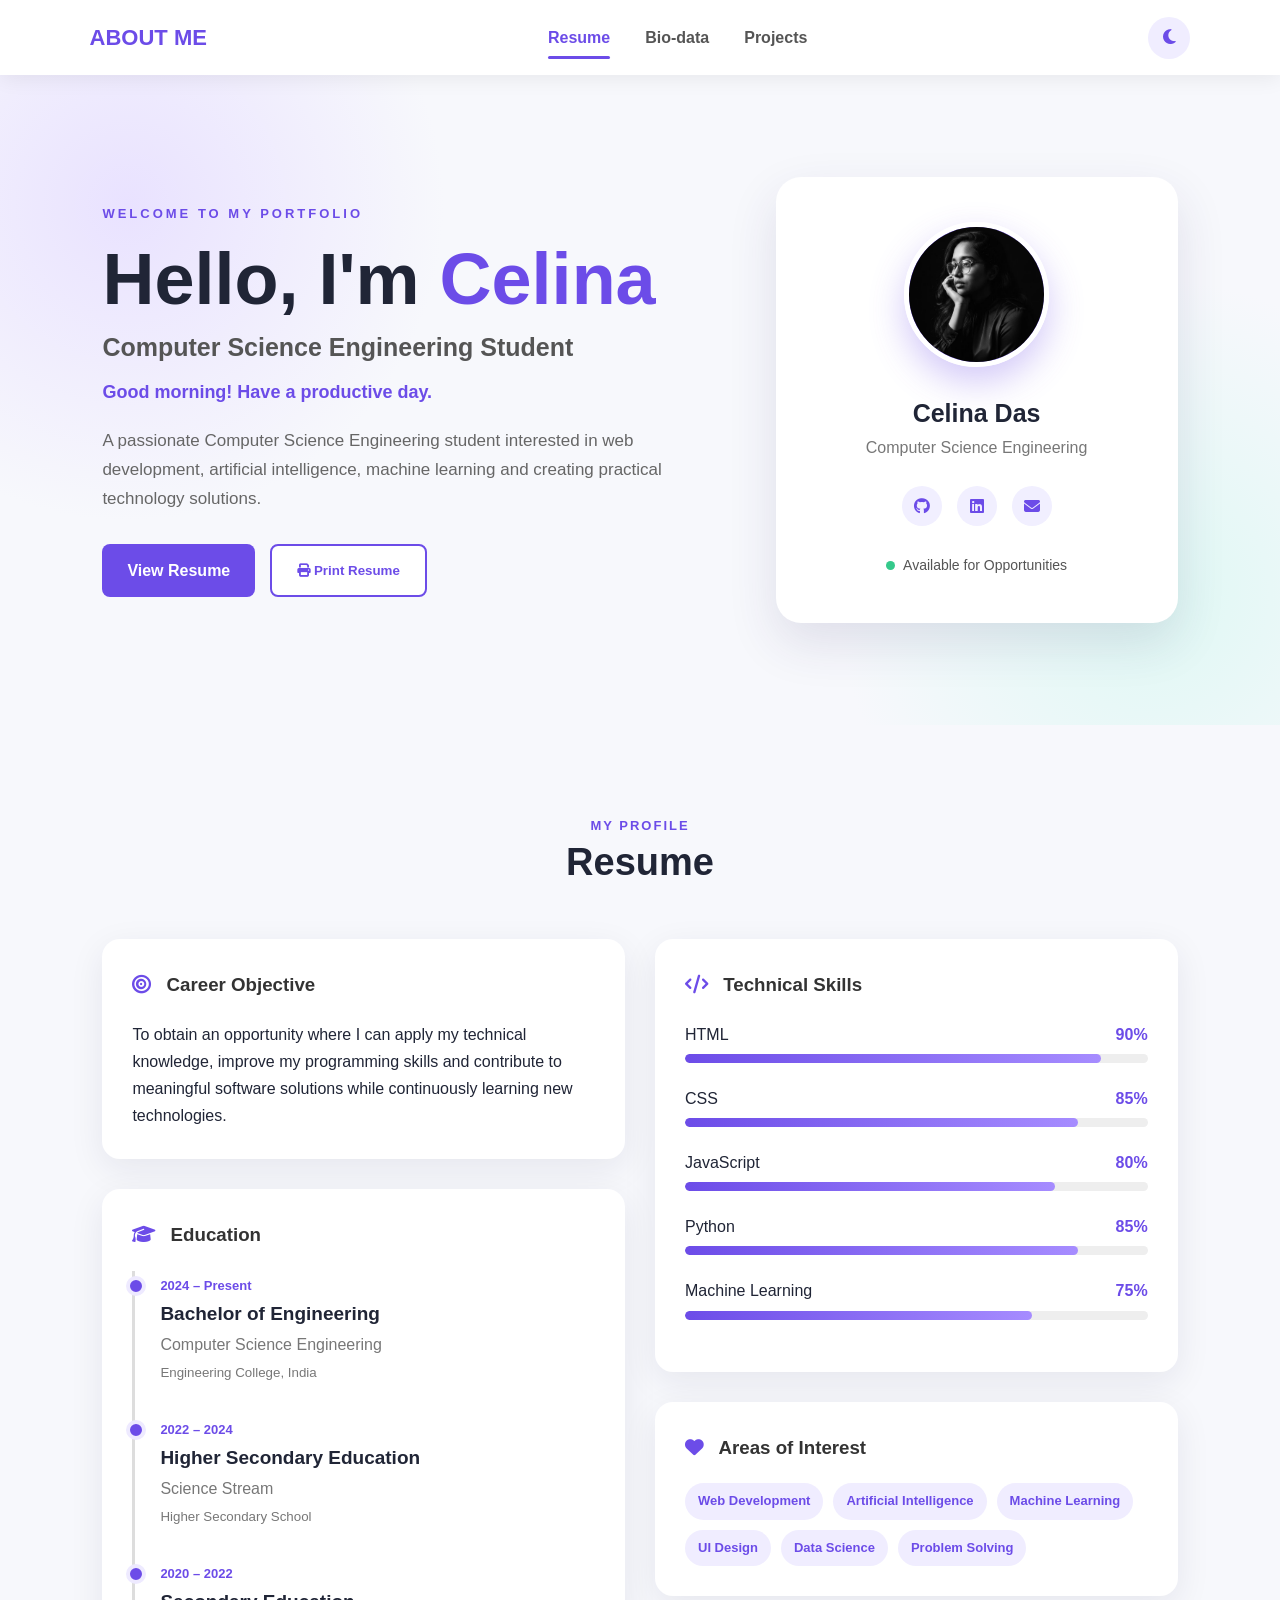
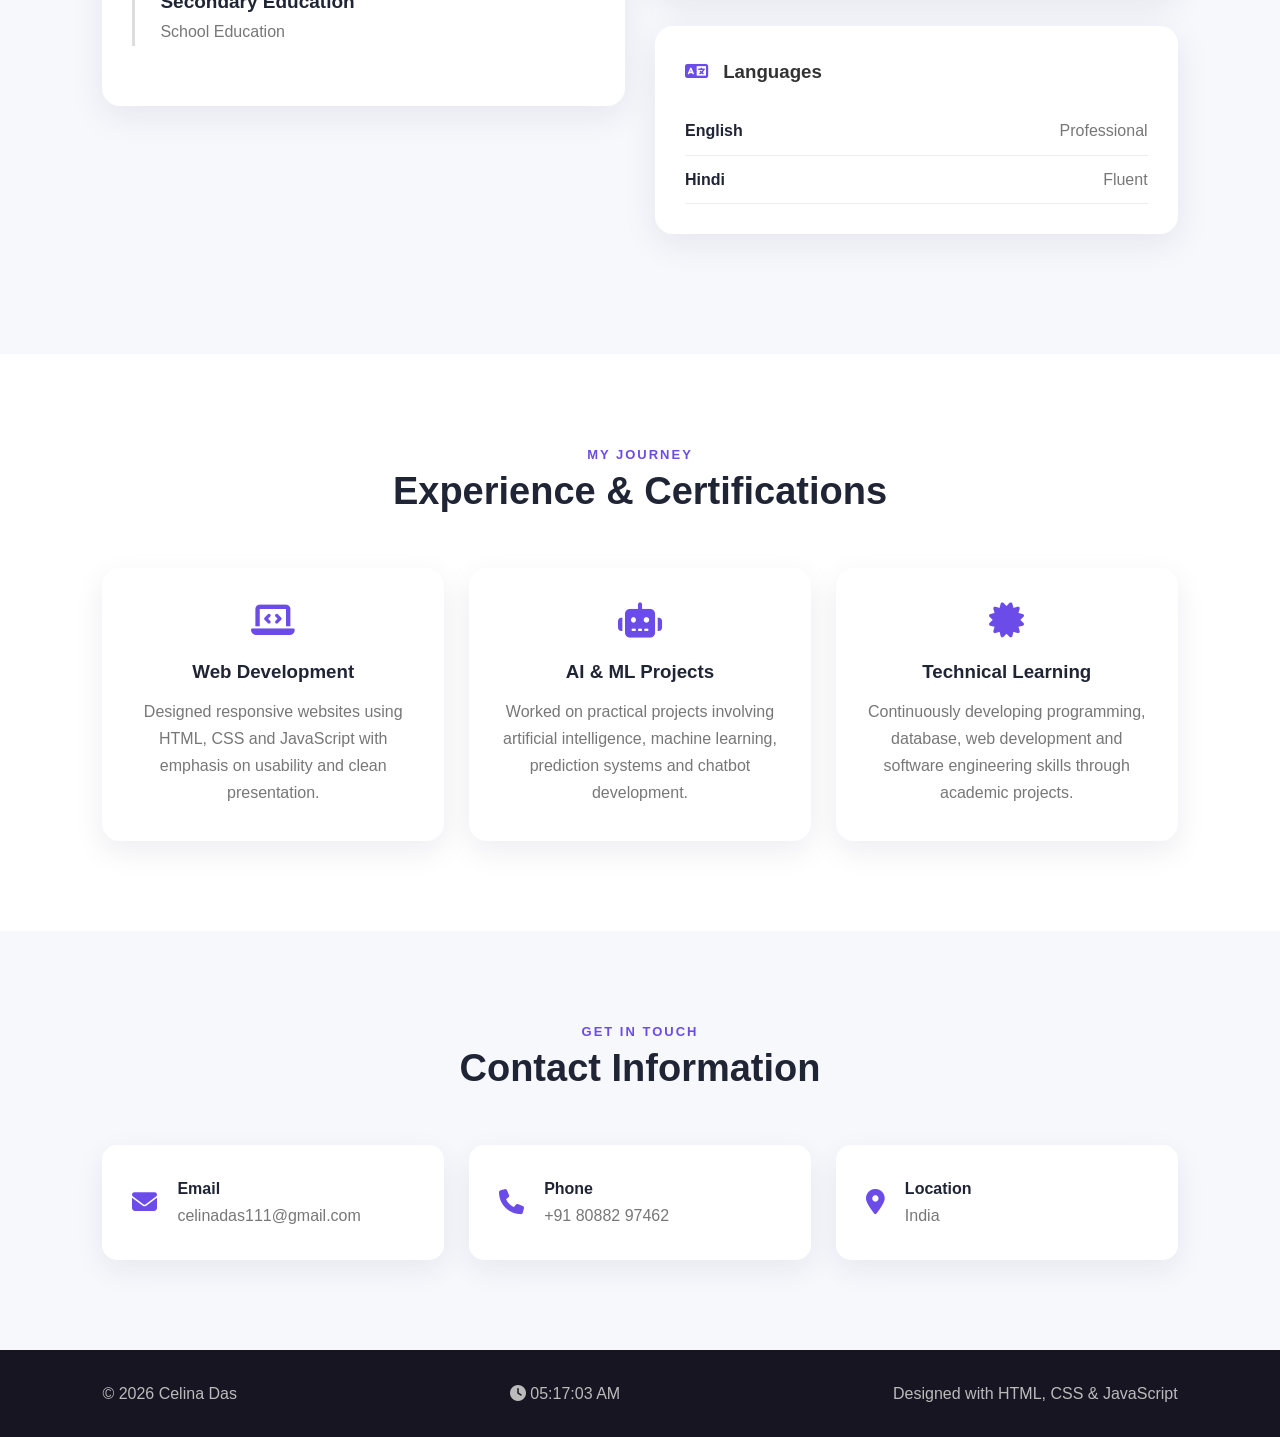
<file: index.html>
<!DOCTYPE html>
<html lang="en">
<head>
    <meta charset="UTF-8">
    <meta name="viewport" content="width=device-width, initial-scale=1.0">
    <title>Celina Das | Resume</title>

    <link rel="stylesheet"
          href="https://cdnjs.cloudflare.com/ajax/libs/font-awesome/6.5.2/css/all.min.css">

    <link rel="stylesheet" href="style.css">
</head>

<body>

<header class="header">
    <div class="logo"> ABOUT ME </div>

    <nav>
        <a href="index.html" class="active">Resume</a>
        <a href="biodata.html">Bio-data</a>
        <a href="projects.html">Projects</a>
    </nav>

    <button class="theme-btn" onclick="toggleTheme()">
        <i class="fas fa-moon"></i>
    </button>
</header>


<main>

<!-- HERO -->
<section class="hero">

    <div class="hero-text">

        <p class="small-title">WELCOME TO MY PORTFOLIO</p>

        <h1>Hello, I'm <span>Celina</span></h1>

        <h2>Computer Science Engineering Student</h2>

        <p id="greeting"></p>

        <p class="intro">
            A passionate Computer Science Engineering student interested in
            web development, artificial intelligence, machine learning and
            creating practical technology solutions.
        </p>

        <div class="hero-buttons">
            <a href="#resume" class="btn">View Resume</a>

            <button class="btn outline" onclick="printResume()">
                <i class="fas fa-print"></i> Print Resume
            </button>
        </div>

    </div>


    <div class="profile-card">

        <div class="profile-icon">
            <img src="p.png" alt="Celina Das">
        </div>

        <h3>Celina Das</h3>

        <p>Computer Science Engineering</p>

        <div class="social-icons">

            <a href="#">
                <i class="fab fa-github"></i>
            </a>

            <a href="#">
                <i class="fab fa-linkedin"></i>
            </a>

            <a href="mailto:celina@example.com">
                <i class="fas fa-envelope"></i>
            </a>

        </div>

        <div class="availability">
            <span></span> Available for Opportunities
        </div>

    </div>

</section>


<!-- RESUME -->
<section class="section" id="resume">

    <div class="section-title">
        <p>MY PROFILE</p>
        <h2>Resume</h2>
    </div>


    <div class="resume-grid">

        <!-- LEFT -->
        <div>

            <article class="resume-card">

                <h3>
                    <i class="fas fa-bullseye"></i>
                    Career Objective
                </h3>

                <p>
                    To obtain an opportunity where I can apply my technical
                    knowledge, improve my programming skills and contribute
                    to meaningful software solutions while continuously
                    learning new technologies.
                </p>

            </article>


            <article class="resume-card">

                <h3>
                    <i class="fas fa-graduation-cap"></i>
                    Education
                </h3>

                <div class="timeline">

                    <div class="timeline-item">

                        <span>2024 – Present</span>

                        <h4>Bachelor of Engineering</h4>

                        <p>
                            Computer Science Engineering
                        </p>

                        <small>
                            Engineering College, India
                        </small>

                    </div>


                    <div class="timeline-item">

                        <span>2022 – 2024</span>

                        <h4>Higher Secondary Education</h4>

                        <p>
                            Science Stream
                        </p>

                        <small>
                            Higher Secondary School
                        </small>

                    </div>


                    <div class="timeline-item">

                        <span>2020 – 2022</span>

                        <h4>Secondary Education</h4>

                        <p>
                            School Education
                        </p>

                    </div>

                </div>

            </article>

        </div>


        <!-- RIGHT -->
        <div>

            <article class="resume-card">

                <h3>
                    <i class="fas fa-code"></i>
                    Technical Skills
                </h3>

                <div class="skill">

                    <div>
                        <span>HTML</span>
                        <b>90%</b>
                    </div>

                    <div class="progress">
                        <div style="width:90%"></div>
                    </div>

                </div>


                <div class="skill">

                    <div>
                        <span>CSS</span>
                        <b>85%</b>
                    </div>

                    <div class="progress">
                        <div style="width:85%"></div>
                    </div>

                </div>


                <div class="skill">

                    <div>
                        <span>JavaScript</span>
                        <b>80%</b>
                    </div>

                    <div class="progress">
                        <div style="width:80%"></div>
                    </div>

                </div>


                <div class="skill">

                    <div>
                        <span>Python</span>
                        <b>85%</b>
                    </div>

                    <div class="progress">
                        <div style="width:85%"></div>
                    </div>

                </div>


                <div class="skill">

                    <div>
                        <span>Machine Learning</span>
                        <b>75%</b>
                    </div>

                    <div class="progress">
                        <div style="width:75%"></div>
                    </div>

                </div>

            </article>


            <article class="resume-card">

                <h3>
                    <i class="fas fa-heart"></i>
                    Areas of Interest
                </h3>

                <div class="tags">

                    <span>Web Development</span>
                    <span>Artificial Intelligence</span>
                    <span>Machine Learning</span>
                    <span>UI Design</span>
                    <span>Data Science</span>
                    <span>Problem Solving</span>

                </div>

            </article>


            <article class="resume-card">

                <h3>
                    <i class="fas fa-language"></i>
                    Languages
                </h3>

                <div class="language-list">

                    <p>
                        <b>English</b>
                        <span>Professional</span>
                    </p>

                    <p>
                        <b>Hindi</b>
                        <span>Fluent</span>
                    </p>

                </div>

            </article>

        </div>

    </div>

</section>


<!-- EXPERIENCE -->
<section class="section alternate">

    <div class="section-title">
        <p>MY JOURNEY</p>
        <h2>Experience & Certifications</h2>
    </div>


    <div class="three-columns">

        <article class="info-card">

            <i class="fas fa-laptop-code"></i>

            <h3>Web Development</h3>

            <p>
                Designed responsive websites using HTML, CSS and JavaScript
                with emphasis on usability and clean presentation.
            </p>

        </article>


        <article class="info-card">

            <i class="fas fa-robot"></i>

            <h3>AI & ML Projects</h3>

            <p>
                Worked on practical projects involving artificial intelligence,
                machine learning, prediction systems and chatbot development.
            </p>

        </article>


        <article class="info-card">

            <i class="fas fa-certificate"></i>

            <h3>Technical Learning</h3>

            <p>
                Continuously developing programming, database, web development
                and software engineering skills through academic projects.
            </p>

        </article>

    </div>

</section>


<!-- CONTACT -->
<section class="section">

    <div class="section-title">
        <p>GET IN TOUCH</p>
        <h2>Contact Information</h2>
    </div>


    <div class="contact-grid">

        <div class="contact-item">
            <i class="fas fa-envelope"></i>

            <div>
                <h4>Email</h4>
                <p>celinadas111@gmail.com</p>
            </div>
        </div>


        <div class="contact-item">
            <i class="fas fa-phone"></i>

            <div>
                <h4>Phone</h4>
                <p>+91 80882 97462</p>
            </div>
        </div>


        <div class="contact-item">
            <i class="fas fa-location-dot"></i>

            <div>
                <h4>Location</h4>
                <p>India</p>
            </div>
        </div>

    </div>

</section>

</main>


<footer>

    <p>
        © <span id="year"></span> Celina Das
    </p>

    <p>
        <i class="fas fa-clock"></i>
        <span id="clock"></span>
    </p>

    <p>Designed with HTML, CSS & JavaScript</p>

</footer>


<script src="script.js"></script>

</body>
</html>
</file>
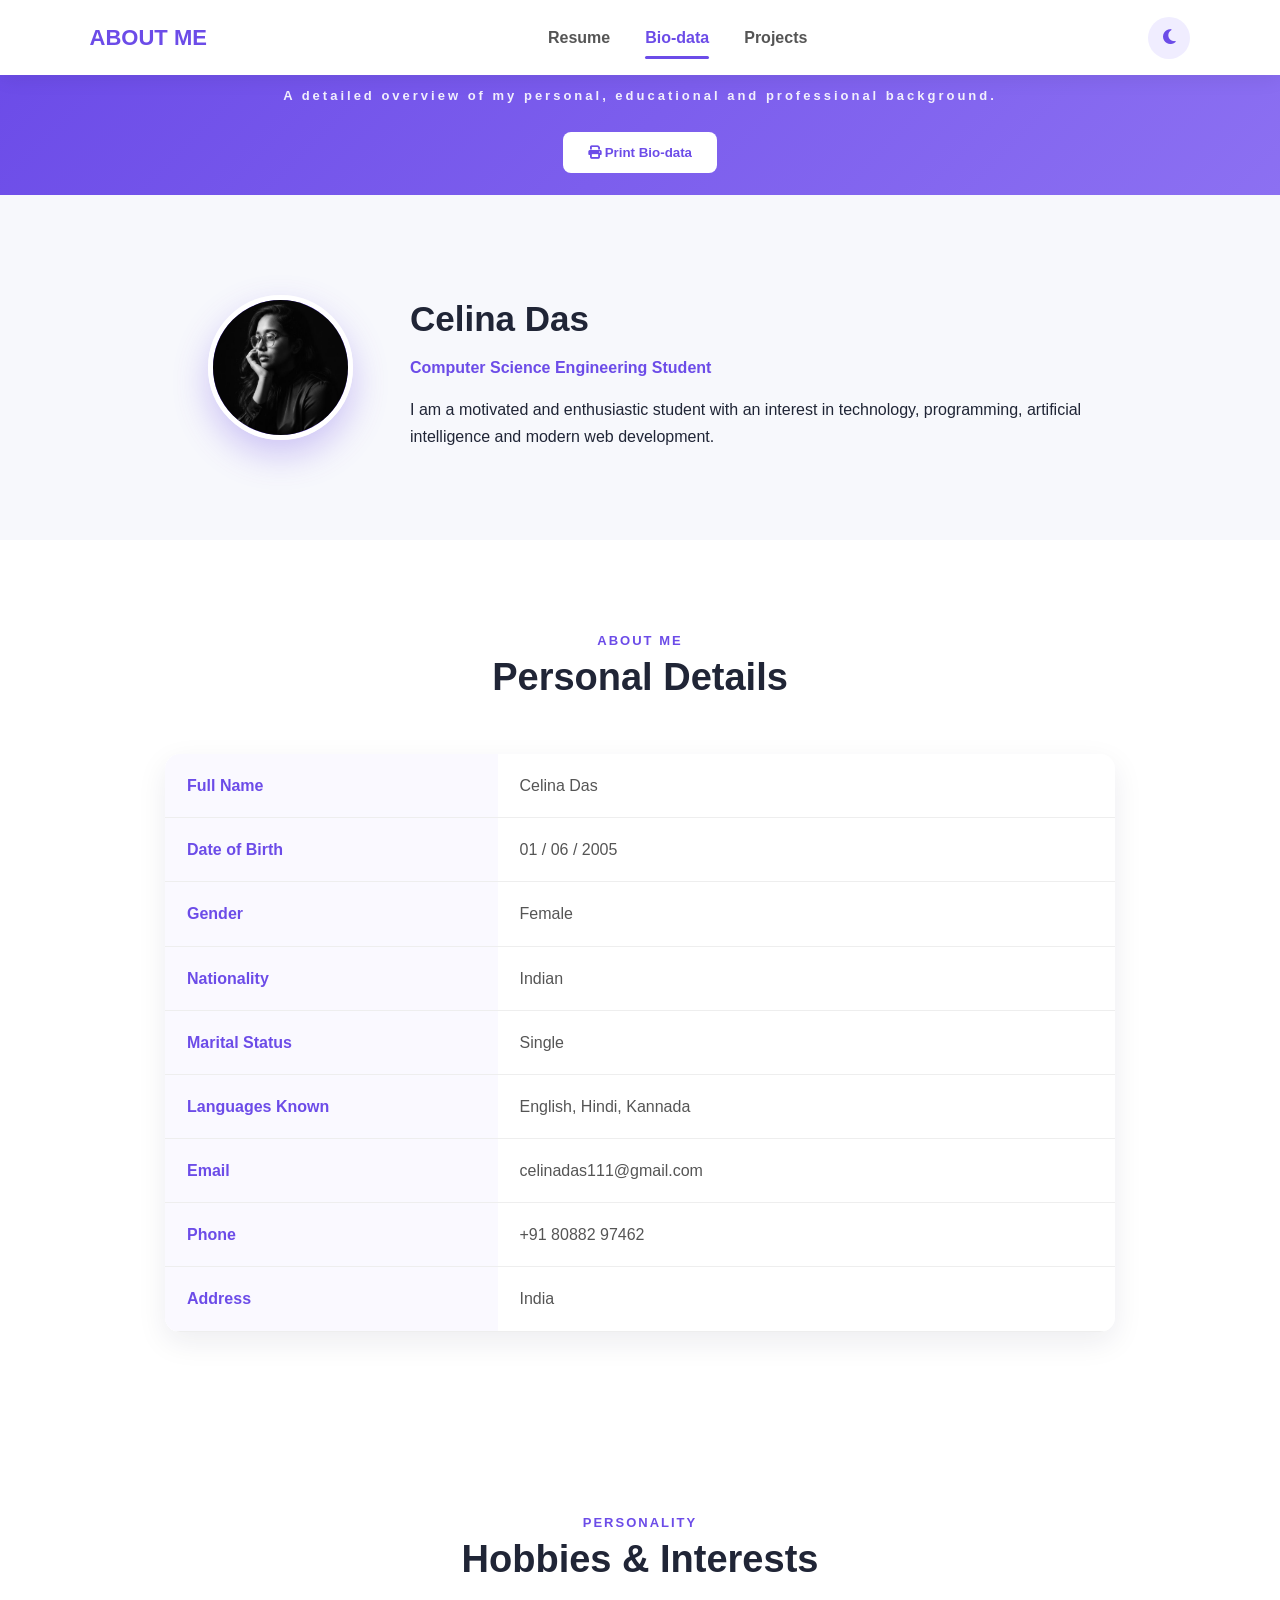
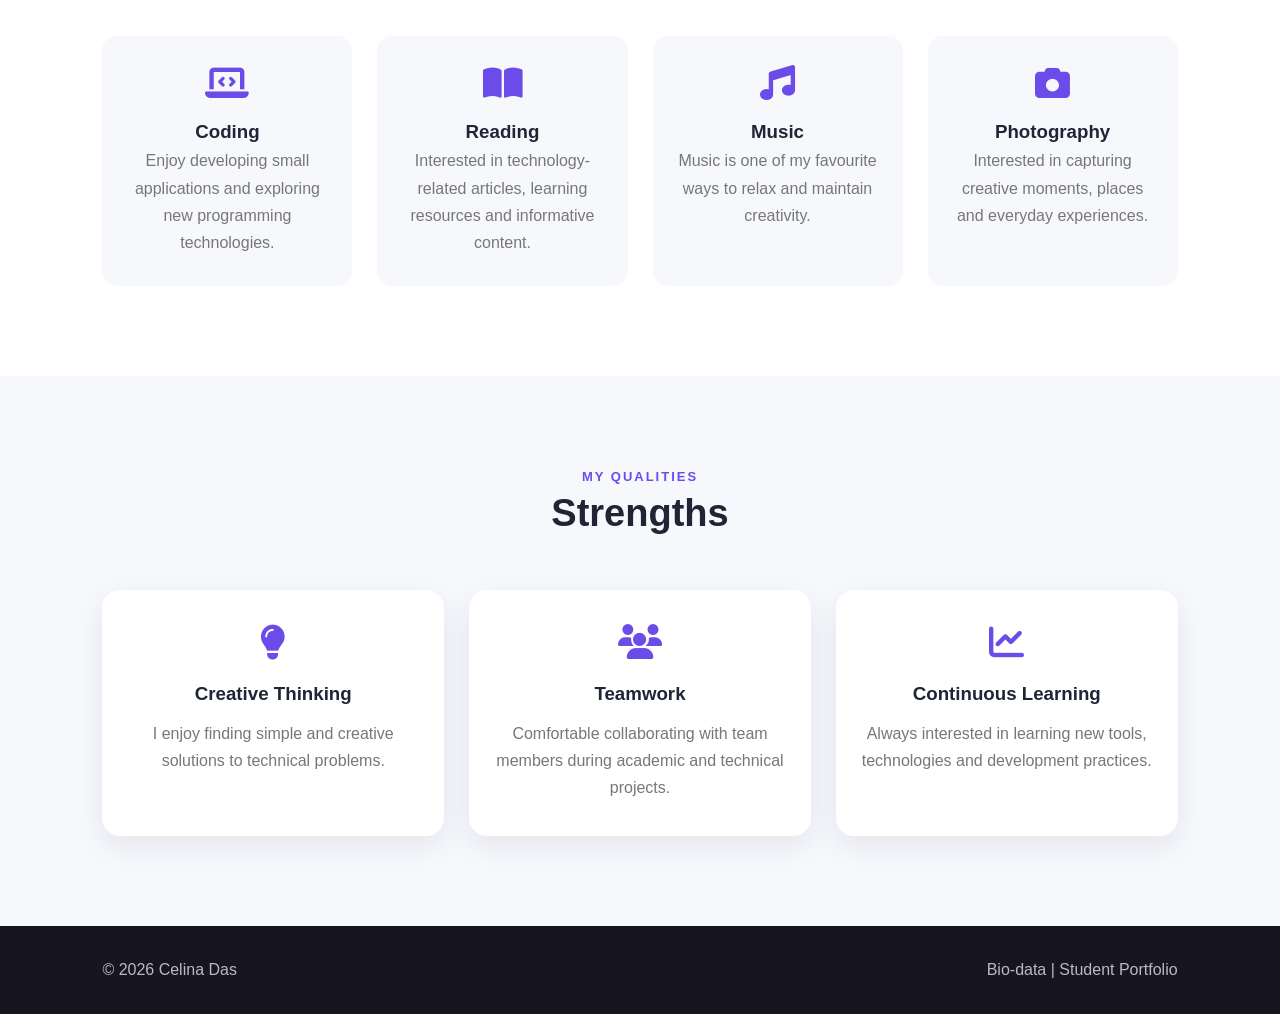
<file: biodata.html>
<!DOCTYPE html>
<html lang="en">

<head>

    <meta charset="UTF-8">

    <meta name="viewport"
          content="width=device-width, initial-scale=1.0">

    <title>Celina Das | Bio-data</title>

    <link rel="stylesheet"
          href="https://cdnjs.cloudflare.com/ajax/libs/font-awesome/6.5.2/css/all.min.css">

    <link rel="stylesheet" href="style.css">

</head>


<body>

<header class="header">

    <div class="logo">ABOUT ME</div>

    <nav>

        <a href="index.html">Resume</a>

        <a href="biodata.html" class="active">
            Bio-data
        </a>

        <a href="projects.html">
            Projects
        </a>

    </nav>


    <button class="theme-btn"
            onclick="toggleTheme()">

        <i class="fas fa-moon"></i>

    </button>

</header>


<main>

<!-- PAGE HEADER -->

<section class="page-banner">

    <p>
        A detailed overview of my personal,
        educational and professional background.
    </p>

    <button class="btn"
            onclick="printBioData()">

        <i class="fas fa-print"></i>
        Print Bio-data

    </button>

</section>


<!-- PROFILE -->

<section class="section">

    <div class="bio-profile">

        <div class="profile-icon">

            <img src="p.png" alt="Celina Das">

        </div>

        <div>

            <h2>Celina Das</h2>

            <p class="role">
                Computer Science Engineering Student
            </p>

            <p>
                I am a motivated and enthusiastic student with an interest
                in technology, programming, artificial intelligence and
                modern web development.
            </p>

        </div>

    </div>

</section>


<!-- PERSONAL DETAILS -->

<section class="section alternate">

    <div class="section-title">

        <p>ABOUT ME</p>

        <h2>Personal Details</h2>

    </div>


    <div class="table-container">

        <table>

            <tr>
                <th>Full Name</th>
                <td>Celina Das</td>
            </tr>

            <tr>
                <th>Date of Birth</th>
                <td>01 / 06 / 2005</td>
            </tr>

            <tr>
                <th>Gender</th>
                <td>Female</td>
            </tr>

            <tr>
                <th>Nationality</th>
                <td>Indian</td>
            </tr>

            <tr>
                <th>Marital Status</th>
                <td>Single</td>
            </tr>

            <tr>
                <th>Languages Known</th>
                <td>English, Hindi, Kannada</td>
            </tr>

            <tr>
                <th>Email</th>
                <td>celinadas111@gmail.com</td>
            </tr>

            <tr>
                <th>Phone</th>
                <td>+91 80882 97462</td>
            </tr>

            <tr>
                <th>Address</th>
                <td>India</td>
            </tr>

        </table>

    </div>

</section>

<!-- HOBBIES -->

<section class="section alternate">

    <div class="section-title">

        <p>PERSONALITY</p>

        <h2>Hobbies & Interests</h2>

    </div>


    <div class="hobby-grid">

        <article class="hobby-card">

            <i class="fas fa-laptop-code"></i>

            <h3>Coding</h3>

            <p>
                Enjoy developing small applications and exploring
                new programming technologies.
            </p>

        </article>


        <article class="hobby-card">

            <i class="fas fa-book-open"></i>

            <h3>Reading</h3>

            <p>
                Interested in technology-related articles,
                learning resources and informative content.
            </p>

        </article>


        <article class="hobby-card">

            <i class="fas fa-music"></i>

            <h3>Music</h3>

            <p>
                Music is one of my favourite ways to relax
                and maintain creativity.
            </p>

        </article>


        <article class="hobby-card">

            <i class="fas fa-camera"></i>

            <h3>Photography</h3>

            <p>
                Interested in capturing creative moments,
                places and everyday experiences.
            </p>

        </article>

    </div>

</section>


<!-- STRENGTHS -->

<section class="section">

    <div class="section-title">

        <p>MY QUALITIES</p>

        <h2>Strengths</h2>

    </div>


    <div class="three-columns">

        <article class="info-card">

            <i class="fas fa-lightbulb"></i>

            <h3>Creative Thinking</h3>

            <p>
                I enjoy finding simple and creative solutions
                to technical problems.
            </p>

        </article>


        <article class="info-card">

            <i class="fas fa-users"></i>

            <h3>Teamwork</h3>

            <p>
                Comfortable collaborating with team members
                during academic and technical projects.
            </p>

        </article>


        <article class="info-card">

            <i class="fas fa-chart-line"></i>

            <h3>Continuous Learning</h3>

            <p>
                Always interested in learning new tools,
                technologies and development practices.
            </p>

        </article>

    </div>

</section>

</main>


<footer>

    <p>
        © <span id="year"></span> Celina Das
    </p>

    <p>
        Bio-data | Student Portfolio
    </p>

</footer>


<script src="script.js"></script>

</body>

</html>
</file>
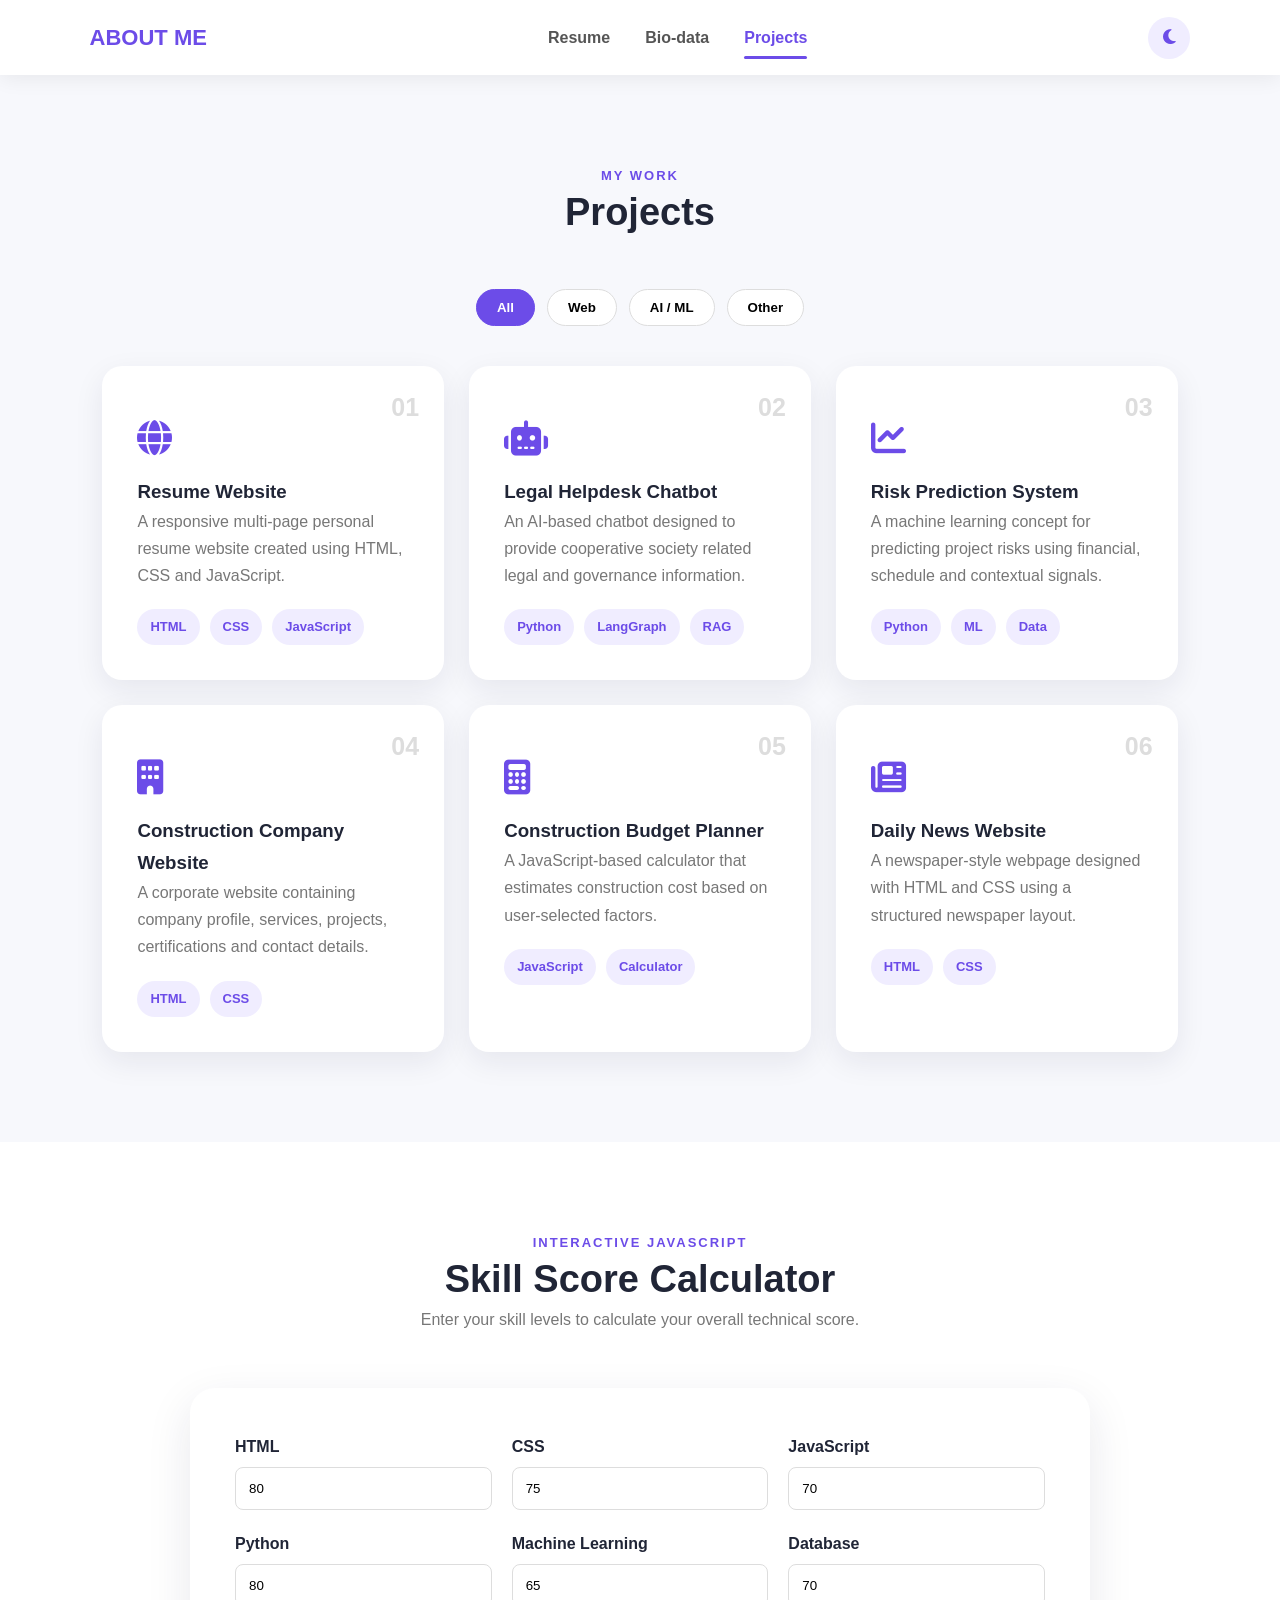
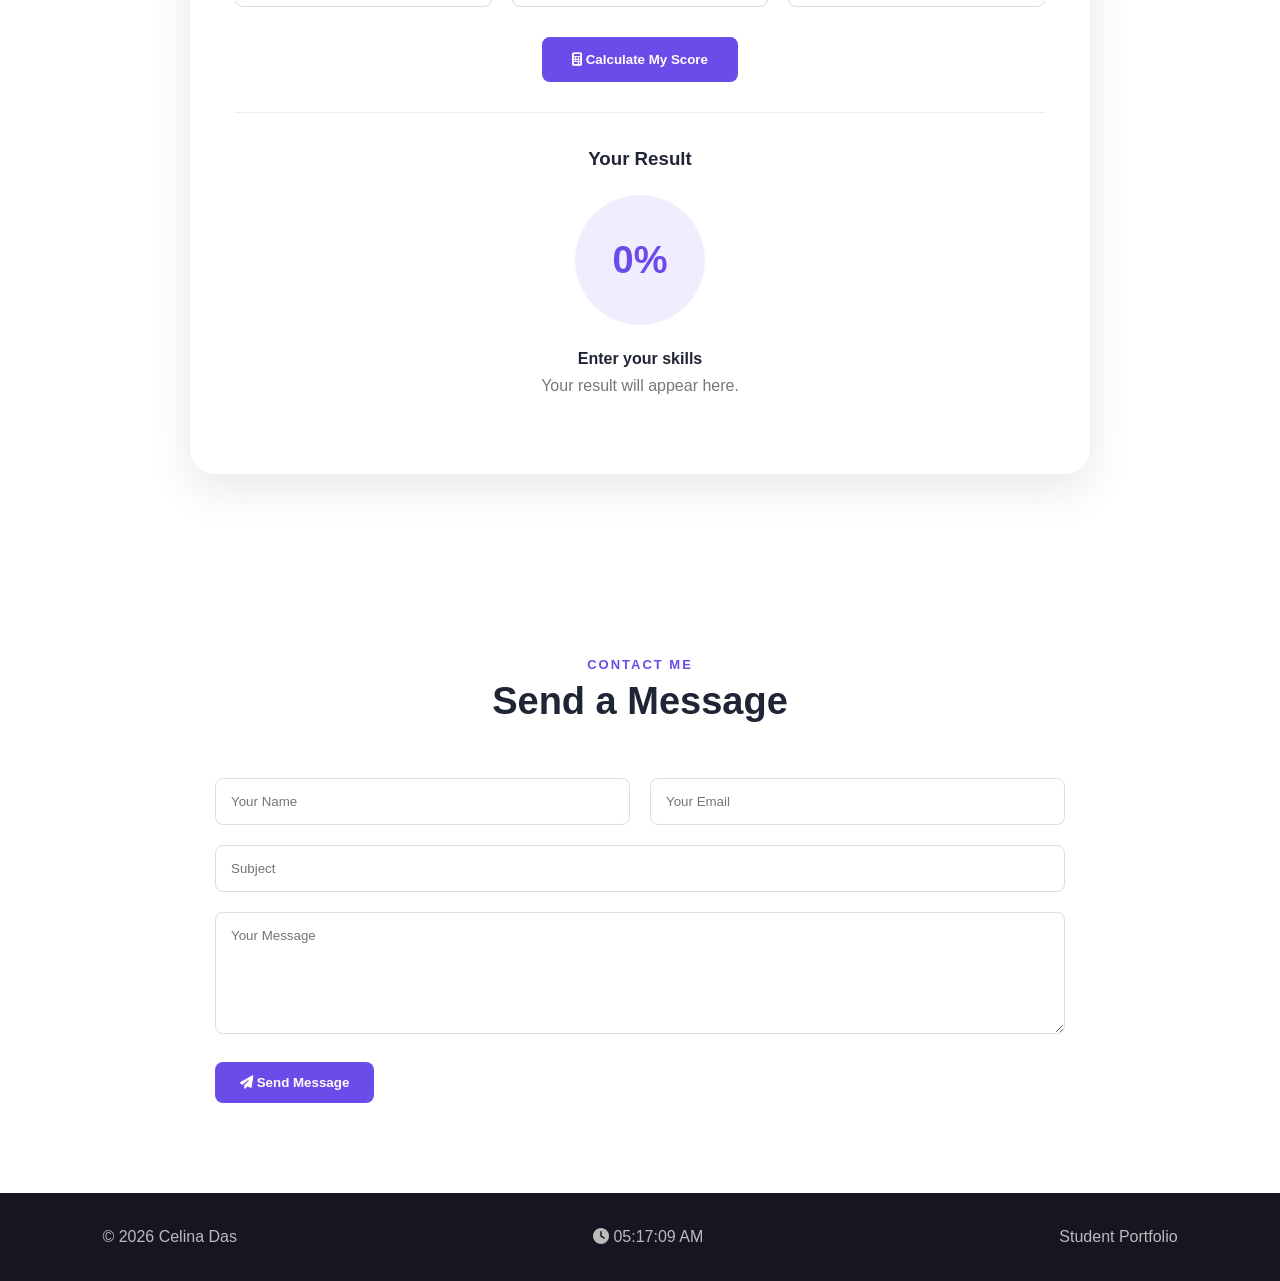
<file: projects.html>
<!DOCTYPE html>
<html lang="en">

<head>

    <meta charset="UTF-8">

    <meta name="viewport"
          content="width=device-width, initial-scale=1.0">

    <title>Celina Das | Projects</title>

    <link rel="stylesheet"
          href="https://cdnjs.cloudflare.com/ajax/libs/font-awesome/6.5.2/css/all.min.css">

    <link rel="stylesheet" href="style.css">

</head>


<body>

<header class="header">

    <div class="logo">ABOUT ME</div>

    <nav>

        <a href="index.html">
            Resume
        </a>

        <a href="biodata.html">
            Bio-data
        </a>

        <a href="projects.html" class="active">
            Projects
        </a>

    </nav>


    <button class="theme-btn"
            onclick="toggleTheme()">

        <i class="fas fa-moon"></i>

    </button>

</header>


<main>



<!-- PROJECTS -->

<section class="section">

    <div class="section-title">

        <p>MY WORK</p>

        <h2>Projects</h2>

    </div>


    <!-- FILTER -->

    <div class="filter-buttons">

        <button class="filter active"
                onclick="filterProjects('all')">

            All

        </button>

        <button class="filter"
                onclick="filterProjects('web')">

            Web

        </button>

        <button class="filter"
                onclick="filterProjects('ai')">

            AI / ML

        </button>

        <button class="filter"
                onclick="filterProjects('other')">

            Other

        </button>

    </div>


    <div class="project-grid">


        <article class="project-card"
                 data-category="web">

            <div class="project-number">
                01
            </div>

            <i class="fas fa-globe"></i>

            <h3>Resume Website</h3>

            <p>
                A responsive multi-page personal resume website
                created using HTML, CSS and JavaScript.
            </p>

            <div class="project-tags">

                <span>HTML</span>
                <span>CSS</span>
                <span>JavaScript</span>

            </div>

        </article>


        <article class="project-card"
                 data-category="ai">

            <div class="project-number">
                02
            </div>

            <i class="fas fa-robot"></i>

            <h3>Legal Helpdesk Chatbot</h3>

            <p>
                An AI-based chatbot designed to provide cooperative
                society related legal and governance information.
            </p>

            <div class="project-tags">

                <span>Python</span>
                <span>LangGraph</span>
                <span>RAG</span>

            </div>

        </article>


        <article class="project-card"
                 data-category="ai">

            <div class="project-number">
                03
            </div>

            <i class="fas fa-chart-line"></i>

            <h3>Risk Prediction System</h3>

            <p>
                A machine learning concept for predicting project
                risks using financial, schedule and contextual signals.
            </p>

            <div class="project-tags">

                <span>Python</span>
                <span>ML</span>
                <span>Data</span>

            </div>

        </article>


        <article class="project-card"
                 data-category="web">

            <div class="project-number">
                04
            </div>

            <i class="fas fa-building"></i>

            <h3>Construction Company Website</h3>

            <p>
                A corporate website containing company profile,
                services, projects, certifications and contact details.
            </p>

            <div class="project-tags">

                <span>HTML</span>
                <span>CSS</span>

            </div>

        </article>


        <article class="project-card"
                 data-category="other">

            <div class="project-number">
                05
            </div>

            <i class="fas fa-calculator"></i>

            <h3>Construction Budget Planner</h3>

            <p>
                A JavaScript-based calculator that estimates
                construction cost based on user-selected factors.
            </p>

            <div class="project-tags">

                <span>JavaScript</span>
                <span>Calculator</span>

            </div>

        </article>


        <article class="project-card"
                 data-category="other">

            <div class="project-number">
                06
            </div>

            <i class="fas fa-newspaper"></i>

            <h3>Daily News Website</h3>

            <p>
                A newspaper-style webpage designed with HTML and
                CSS using a structured newspaper layout.
            </p>

            <div class="project-tags">

                <span>HTML</span>
                <span>CSS</span>

            </div>

        </article>

    </div>

</section>


<!-- SKILL CALCULATOR -->

<section class="section alternate">

    <div class="section-title">

        <p>INTERACTIVE JAVASCRIPT</p>

        <h2>Skill Score Calculator</h2>

        <p>
            Enter your skill levels to calculate
            your overall technical score.
        </p>

    </div>


    <div class="calculator">

        <div class="input-grid">

            <div class="input-box">

                <label>HTML</label>

                <input type="number"
                       id="htmlSkill"
                       min="0"
                       max="100"
                       value="80">

            </div>


            <div class="input-box">

                <label>CSS</label>

                <input type="number"
                       id="cssSkill"
                       min="0"
                       max="100"
                       value="75">

            </div>


            <div class="input-box">

                <label>JavaScript</label>

                <input type="number"
                       id="jsSkill"
                       min="0"
                       max="100"
                       value="70">

            </div>


            <div class="input-box">

                <label>Python</label>

                <input type="number"
                       id="pythonSkill"
                       min="0"
                       max="100"
                       value="80">

            </div>


            <div class="input-box">

                <label>Machine Learning</label>

                <input type="number"
                       id="mlSkill"
                       min="0"
                       max="100"
                       value="65">

            </div>


            <div class="input-box">

                <label>Database</label>

                <input type="number"
                       id="databaseSkill"
                       min="0"
                       max="100"
                       value="70">

            </div>

        </div>


        <button class="calculate-btn"
                onclick="calculateSkill()">

            <i class="fas fa-calculator"></i>

            Calculate My Score

        </button>


        <div id="skillResult"
             class="skill-result">

            <h3>Your Result</h3>

            <div class="score-circle">

                <span id="score">0</span>%

            </div>

            <h4 id="skillGrade">
                Enter your skills
            </h4>

            <p id="skillMessage">
                Your result will appear here.
            </p>

        </div>

    </div>

</section>





<!-- CONTACT FORM -->

<section class="section alternate">

    <div class="section-title">

        <p>CONTACT ME</p>

        <h2>Send a Message</h2>

    </div>


    <form class="contact-form"
          onsubmit="return submitForm()">

        <div class="form-row">

            <input type="text"
                   id="name"
                   placeholder="Your Name">

            <input type="email"
                   id="email"
                   placeholder="Your Email">

        </div>


        <input type="text"
               id="subject"
               placeholder="Subject">


        <textarea id="message"
                  rows="6"
                  placeholder="Your Message"></textarea>


        <button type="submit"
                class="btn">

            <i class="fas fa-paper-plane"></i>

            Send Message

        </button>

    </form>

</section>

</main>


<footer>

    <p>
        © <span id="year"></span> Celina Das
    </p>

    <p>
        <i class="fas fa-clock"></i>
        <span id="clock"></span>
    </p>

    <p>
        Student Portfolio
    </p>

</footer>


<script src="script.js"></script>

</body>

</html>
</file>
<file: style.css>
/* ==============================
   GENERAL
============================== */

* {
    margin: 0;
    padding: 0;
    box-sizing: border-box;
}

html {
    scroll-behavior: smooth;
}

body {
    font-family: "Segoe UI", Arial, sans-serif;
    background: #f7f8fc;
    color: #202536;
    line-height: 1.7;
    transition: 0.3s;
}

a {
    text-decoration: none;
    color: inherit;
}

button,
input,
textarea {
    font-family: inherit;
}


/* ==============================
   HEADER
============================== */

.header {
    height: 75px;
    background: white;
    display: flex;
    align-items: center;
    justify-content: space-between;
    padding: 0 7%;
    position: sticky;
    top: 0;
    z-index: 1000;
    box-shadow: 0 3px 20px rgba(0,0,0,0.07);
}

.logo {
    font-size: 22px;
    font-weight: 800;
    color: #6c4ce8;
}

nav {
    display: flex;
    gap: 35px;
}

nav a {
    font-weight: 600;
    color: #555;
    position: relative;
}

nav a:hover,
nav a.active {
    color: #6c4ce8;
}

nav a.active::after {
    content: "";
    position: absolute;
    height: 3px;
    width: 100%;
    background: #6c4ce8;
    left: 0;
    bottom: -8px;
    border-radius: 10px;
}

.theme-btn {
    border: none;
    width: 42px;
    height: 42px;
    border-radius: 50%;
    background: #f0edff;
    color: #6c4ce8;
    cursor: pointer;
    font-size: 17px;
}


/* ==============================
   HERO
============================== */

.hero {
    min-height: 650px;
    padding: 90px 8%;
    display: grid;
    grid-template-columns: 1.5fr 1fr;
    gap: 70px;
    align-items: center;
    background:
        radial-gradient(circle at 10% 20%, #e9e2ff 0, transparent 25%),
        radial-gradient(circle at 90% 80%, #dff8f4 0, transparent 25%),
        #f7f8fc;
}

.small-title {
    color: #6c4ce8;
    font-weight: 800;
    letter-spacing: 3px;
    font-size: 13px;
}

.hero h1,h2 {
    font-size: clamp(40px, 6vw, 72px);
    line-height: 1.1;
    margin: 15px 0;
}

.hero h1 span {
    color: #6c4ce8;
}

.hero h2 {
    font-size: 25px;
    color: #555;
    margin-bottom: 15px;
}

#greeting {
    color: #6c4ce8;
    font-weight: 700;
    font-size: 18px;
}

.intro {
    max-width: 680px;
    color: #666;
    margin: 20px 0 30px;
    font-size: 17px;
}

.hero-buttons {
    display: flex;
    gap: 15px;
    flex-wrap: wrap;
}

.btn {
    display: inline-block;
    border: none;
    background: #6c4ce8;
    color: white;
    padding: 13px 25px;
    border-radius: 8px;
    font-weight: 700;
    cursor: pointer;
    transition: 0.3s;
}

.btn:hover {
    transform: translateY(-3px);
    box-shadow: 0 10px 25px rgba(108,76,232,0.25);
}

.btn.outline {
    background: white;
    color: #6c4ce8;
    border: 2px solid #6c4ce8;
}


/* ==============================
   PROFILE CARD
============================== */
.profile-icon {
    width: 150px;
    height: 150px;
    border-radius: 50%;
    overflow: hidden;
    margin: auto;
    border: 5px solid white;
}

.profile-icon img {
    width: 100%;
    height: 100%;
    object-fit: cover;
    display: block;
}
.profile-card {
    background: white;
    border-radius: 25px;
    padding: 45px 30px;
    text-align: center;
    box-shadow: 0 20px 50px rgba(50,40,100,0.12);
}

.profile-icon,
.large-profile {
    width: 145px;
    height: 145px;
    border-radius: 50%;
    margin: auto;
    background: linear-gradient(135deg, #6c4ce8, #9b83ff);
    display: flex;
    align-items: center;
    justify-content: center;
    color: white;
    font-size: 65px;
    box-shadow: 0 15px 35px rgba(108,76,232,0.3);
}

.profile-card h3 {
    margin-top: 25px;
    font-size: 25px;
}

.profile-card p {
    color: #777;
}

.social-icons {
    display: flex;
    justify-content: center;
    gap: 15px;
    margin: 25px 0;
}

.social-icons a {
    width: 40px;
    height: 40px;
    border-radius: 50%;
    background: #f1efff;
    color: #6c4ce8;
    display: flex;
    justify-content: center;
    align-items: center;
}

.availability {
    display: inline-flex;
    align-items: center;
    gap: 8px;
    color: #555;
    font-size: 14px;
}

.availability span {
    width: 9px;
    height: 9px;
    background: #35c98b;
    border-radius: 50%;
}


/* ==============================
   SECTIONS
============================== */

.section {
    padding: 90px 8%;
}

.alternate {
    background: white;
}

.section-title {
    text-align: center;
    margin-bottom: 55px;
}

.section-title > p:first-child {
    color: #6c4ce8;
    font-weight: 800;
    letter-spacing: 2px;
    font-size: 13px;
}

.section-title h2 {
    font-size: 38px;
    margin: 5px 0;
}

.section-title > p:last-child {
    color: #777;
}


/* ==============================
   RESUME
============================== */

.resume-grid {
    display: grid;
    grid-template-columns: 1fr 1fr;
    gap: 30px;
}

.resume-card {
    background: white;
    padding: 30px;
    border-radius: 18px;
    margin-bottom: 30px;
    box-shadow: 0 10px 35px rgba(30,30,70,0.08);
}

.alternate .resume-card {
    background: #f7f8fc;
}

.resume-card h3 {
    margin-bottom: 20px;
    color: #333;
}

.resume-card h3 i {
    color: #6c4ce8;
    margin-right: 10px;
}

.timeline {
    border-left: 3px solid #ddd;
    padding-left: 25px;
}

.timeline-item {
    position: relative;
    margin-bottom: 30px;
}

.timeline-item::before {
    content: "";
    position: absolute;
    left: -34px;
    top: 5px;
    width: 12px;
    height: 12px;
    background: #6c4ce8;
    border: 4px solid #eeeaff;
    border-radius: 50%;
}

.timeline-item span {
    font-size: 13px;
    color: #6c4ce8;
    font-weight: 700;
}

.timeline-item h4 {
    font-size: 19px;
}

.timeline-item p,
.timeline-item small {
    color: #777;
}


/* ==============================
   SKILLS
============================== */

.skill {
    margin-bottom: 22px;
}

.skill > div:first-child {
    display: flex;
    justify-content: space-between;
    margin-bottom: 6px;
}

.skill b {
    color: #6c4ce8;
}

.progress {
    height: 9px;
    background: #eee;
    border-radius: 10px;
    overflow: hidden;
}

.progress div {
    height: 100%;
    background: linear-gradient(90deg, #6c4ce8, #a68cff);
    border-radius: 10px;
}

.tags,
.project-tags {
    display: flex;
    flex-wrap: wrap;
    gap: 10px;
}

.tags span,
.project-tags span {
    padding: 7px 13px;
    border-radius: 20px;
    background: #f0edff;
    color: #6c4ce8;
    font-size: 13px;
    font-weight: 700;
}

.language-list p {
    display: flex;
    justify-content: space-between;
    padding: 10px 0;
    border-bottom: 1px solid #eee;
}

.language-list span {
    color: #777;
}


/* ==============================
   THREE COLUMNS
============================== */

.three-columns {
    display: grid;
    grid-template-columns: repeat(3, 1fr);
    gap: 25px;
}

.info-card {
    background: white;
    padding: 35px 25px;
    border-radius: 18px;
    box-shadow: 0 10px 30px rgba(30,30,70,0.08);
    text-align: center;
    transition: 0.3s;
}

.info-card:hover {
    transform: translateY(-7px);
}

.info-card i {
    font-size: 35px;
    color: #6c4ce8;
    margin-bottom: 18px;
}

.info-card h3 {
    margin-bottom: 10px;
}

.info-card p {
    color: #777;
}


/* ==============================
   CONTACT
============================== */

.contact-grid {
    display: grid;
    grid-template-columns: repeat(3, 1fr);
    gap: 25px;
}

.contact-item {
    background: white;
    padding: 30px;
    display: flex;
    gap: 20px;
    align-items: center;
    border-radius: 15px;
    box-shadow: 0 10px 30px rgba(30,30,70,0.07);
}

.contact-item i {
    color: #6c4ce8;
    font-size: 25px;
}

.contact-item p {
    color: #777;
}


/* ==============================
   PAGE BANNER
============================== */

.page-banner {
    height: 120px;
    padding: 10px 8%;
    text-align: center;
    background:
        linear-gradient(135deg, #6c4ce8, #8c70f2);
    color: white;
}

.page-banner > p:first-child {
    letter-spacing: 3px;
    font-weight: 800;
    font-size: 13px;
}

.page-banner h1 {
    font-size: 55px;
    margin: 10px 0;
}

.page-banner p {
    opacity: 0.9;
}

.page-banner .btn {
    margin-top: 25px;
    background: white;
    color: #6c4ce8;
}


/* ==============================
   BIO-DATA
============================== */

.bio-profile {
    display: grid;
    grid-template-columns: 180px 1fr;
    align-items: center;
    gap: 40px;
    max-width: 900px;
    margin: auto;
}

.bio-profile .large-profile {
    width: 170px;
    height: 170px;
}

.bio-profile h2 {
    font-size: 35px;
}

.role {
    color: #6c4ce8;
    font-weight: 700;
    margin-bottom: 15px;
}

.table-container {
    max-width: 950px;
    margin: auto;
    overflow: hidden;
    border-radius: 15px;
    box-shadow: 0 10px 30px rgba(30,30,70,0.08);
}

table {
    width: 100%;
    border-collapse: collapse;
    background: white;
}

th,
td {
    padding: 18px 22px;
    text-align: left;
    border-bottom: 1px solid #eee;
}

th {
    width: 35%;
    color: #6c4ce8;
    background: #faf9ff;
}

td {
    color: #555;
}



.hobby-grid {
    display: grid;
    grid-template-columns: repeat(4, 1fr);
    gap: 25px;
}

.hobby-card {
    background: #f7f8fc;
    padding: 30px 20px;
    text-align: center;
    border-radius: 15px;
}

.hobby-card i {
    font-size: 35px;
    color: #6c4ce8;
    margin-bottom: 15px;
}

.hobby-card p {
    color: #777;
}


/* ==============================
   PROJECTS
============================== */

.filter-buttons {
    display: flex;
    justify-content: center;
    gap: 12px;
    margin-bottom: 40px;
    flex-wrap: wrap;
}

.filter {
    border: 1px solid #ddd;
    background: white;
    padding: 10px 20px;
    border-radius: 20px;
    cursor: pointer;
    font-weight: 600;
}

.filter.active,
.filter:hover {
    background: #6c4ce8;
    color: white;
    border-color: #6c4ce8;
}

.project-grid {
    display: grid;
    grid-template-columns: repeat(3, 1fr);
    gap: 25px;
}

.project-card {
    background: white;
    border-radius: 20px;
    padding: 35px;
    position: relative;
    box-shadow: 0 10px 30px rgba(30,30,70,0.08);
    transition: 0.3s;
}

.project-card:hover {
    transform: translateY(-7px);
}

.project-card i {
    color: #6c4ce8;
    font-size: 35px;
    margin: 20px 0;
}

.project-number {
    position: absolute;
    right: 25px;
    top: 20px;
    color: #ddd;
    font-size: 25px;
    font-weight: 800;
}

.project-card p {
    color: #777;
    margin-bottom: 20px;
}


/* ==============================
   CALCULATOR
============================== */

.calculator {
    max-width: 900px;
    margin: auto;
    background: white;
    padding: 45px;
    border-radius: 25px;
    box-shadow: 0 15px 45px rgba(30,30,70,0.1);
}

.input-grid {
    display: grid;
    grid-template-columns: repeat(3, 1fr);
    gap: 20px;
}

.input-box label {
    display: block;
    font-weight: 700;
    margin-bottom: 7px;
}

.input-box input {
    width: 100%;
    padding: 13px;
    border: 1px solid #ddd;
    border-radius: 8px;
    outline: none;
}

.input-box input:focus {
    border-color: #6c4ce8;
}

.calculate-btn {
    display: block;
    margin: 30px auto;
    border: none;
    background: #6c4ce8;
    color: white;
    padding: 15px 30px;
    border-radius: 8px;
    cursor: pointer;
    font-weight: 700;
}

.skill-result {
    text-align: center;
    padding: 30px;
    border-top: 1px solid #eee;
}

.score-circle {
    width: 130px;
    height: 130px;
    border-radius: 50%;
    background: #f0edff;
    color: #6c4ce8;
    display: flex;
    align-items: center;
    justify-content: center;
    font-size: 38px;
    font-weight: 800;
    margin: 20px auto;
}

#skillMessage {
    color: #777;
}


/* ==============================
   CONTACT FORM
============================== */

.contact-form {
    max-width: 850px;
    margin: auto;
}

.form-row {
    display: grid;
    grid-template-columns: 1fr 1fr;
    gap: 20px;
}

.contact-form input,
.contact-form textarea {
    width: 100%;
    padding: 15px;
    border: 1px solid #ddd;
    border-radius: 8px;
    margin-bottom: 20px;
    outline: none;
    resize: vertical;
}

.contact-form input:focus,
.contact-form textarea:focus {
    border-color: #6c4ce8;
}


/* ==============================
   FOOTER
============================== */

footer {
    background: #171522;
    color: white;
    padding: 30px 8%;
    display: flex;
    justify-content: space-between;
    flex-wrap: wrap;
    gap: 15px;
}

footer p {
    color: #bbb;
}


/* ==============================
   DARK MODE
============================== */

body.dark {
    background: #12111a;
    color: #eee;
}

body.dark .header,
body.dark .profile-card,
body.dark .resume-card,
body.dark .info-card,
body.dark .contact-item,
body.dark .education-card,
body.dark .project-card,
body.dark .calculator,
body.dark table {
    background: #1d1b28;
    color: #eee;
}

body.dark .hero {
    background: #12111a;
}

body.dark .alternate {
    background: #171620;
}

body.dark nav a {
    color: #bbb;
}

body.dark nav a.active {
    color: #a894ff;
}

body.dark h1,
body.dark h2,
body.dark h3,
body.dark h4 {
    color: #fff;
}

body.dark p,
body.dark .intro,
body.dark .project-card p,
body.dark .info-card p {
    color: #bbb;
}

body.dark th {
    background: #252231;
}

body.dark td,
body.dark th {
    border-color: #383442;
}

body.dark .btn.outline {
    background: #1d1b28;
    color: #a894ff;
}

body.dark .input-box input,
body.dark .contact-form input,
body.dark .contact-form textarea {
    background: #252331;
    color: white;
    border-color: #444;
}


/* ==============================
   RESPONSIVE
============================== */

@media(max-width: 900px) {

    .hero {
        grid-template-columns: 1fr;
        text-align: center;
    }

    .intro {
        margin-left: auto;
        margin-right: auto;
    }

    .hero-buttons {
        justify-content: center;
    }

    .resume-grid,
    .project-grid,
    .three-columns,
    .education-grid {
        grid-template-columns: 1fr 1fr;
    }

    .hobby-grid {
        grid-template-columns: 1fr 1fr;
    }

    .contact-grid {
        grid-template-columns: 1fr;
    }

    .input-grid {
        grid-template-columns: 1fr 1fr;
    }

}

@media(max-width: 600px) {

    .header {
        height: auto;
        padding: 15px 5%;
        flex-wrap: wrap;
        gap: 15px;
    }

    nav {
        order: 3;
        width: 100%;
        justify-content: center;
        gap: 18px;
    }

    .hero {
        padding: 60px 5%;
    }

    .section {
        padding: 60px 5%;
    }

    .resume-grid,
    .project-grid,
    .three-columns,
    .education-grid,
    .hobby-grid,
    .input-grid {
        grid-template-columns: 1fr;
    }
    

    .bio-profile {
        grid-template-columns: 1fr;
        text-align: center;
    }

    .form-row {
        grid-template-columns: 1fr;
        gap: 0;
    }

    .page-banner h1 {
        font-size: 42px;
    }

}


/* ==============================
   PRINT VERSION
============================== */

@media print {

    @page {
        size: A4;
        margin: 12mm;
    }

    * {
        box-shadow: none !important;
    }

    body {
        background: white !important;
        color: #111 !important;
        font-size: 12px;
        line-height: 1.45;
    }

    .header {
        position: static;
        height: auto;
        padding: 10px 0;
        border-bottom: 2px solid #222;
        box-shadow: none;
    }

    nav,
    .theme-btn,
    .hero-buttons,
    .filter-buttons,
    .calculate-btn,
    .contact-form,
    .page-banner .btn {
        display: none !important;
    }

    .hero {
        min-height: auto;
        padding: 30px 0;
        background: white !important;
        grid-template-columns: 1.5fr 1fr;
    }

    .hero h1 {
        font-size: 40px;
    }

    .hero h2 {
        font-size: 18px;
    }

    .profile-card {
        border: 1px solid #ddd;
        padding: 25px;
    }

    .profile-icon {
        width: 100px;
        height: 100px;
        font-size: 45px;
    }

    .section {
        padding: 35px 0;
        page-break-inside: auto;
    }

    .section-title {
        margin-bottom: 25px;
    }

    .section-title h2 {
        font-size: 27px;
    }

    .resume-grid {
        grid-template-columns: 1fr 1fr;
    }

    .resume-card,
    .info-card,
    .education-card,
    .hobby-card,
    .project-card,
    .contact-item {
        break-inside: avoid;
        border: 1px solid #ddd;
    }

    .three-columns {
        grid-template-columns: repeat(3, 1fr);
    }

    .contact-grid {
        grid-template-columns: repeat(3, 1fr);
    }

    .project-grid {
        grid-template-columns: repeat(2, 1fr);
    }

    .hobby-grid {
        grid-template-columns: repeat(2, 1fr);
    }

    .page-banner {
        padding: 50px 0;
        background: white !important;
        color: #111 !important;
        border-bottom: 2px solid #222;
    }

    .page-banner h1 {
        font-size: 38px;
    }

    .bio-profile {
        grid-template-columns: 150px 1fr;
    }

    .education-grid {
        grid-template-columns: repeat(3, 1fr);
    }

    .calculator {
        border: 1px solid #ddd;
    }

    footer {
        background: white !important;
        color: #111 !important;
        border-top: 2px solid #222;
        padding: 15px 0;
    }

    footer p {
        color: #111 !important;
    }

    a {
        color: #111 !important;
    }

}
</file>
